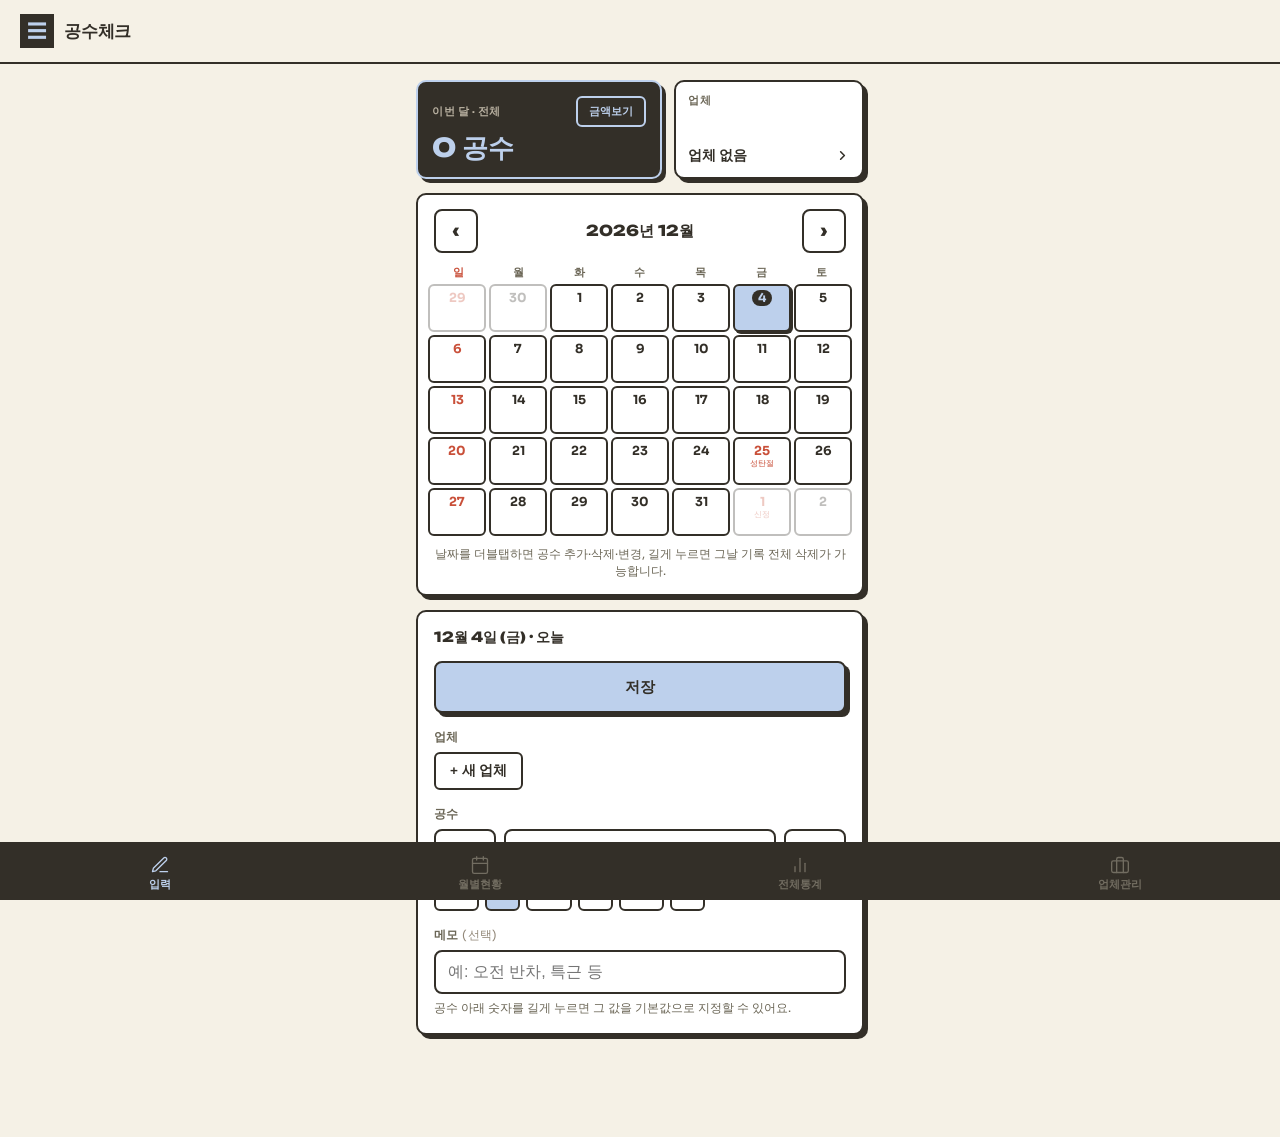
<file: index.html>
<!DOCTYPE html>
<html lang="ko">
<head>
<meta charset="UTF-8" />
<meta name="viewport" content="width=device-width, initial-scale=1, maximum-scale=1, viewport-fit=cover" />
<meta name="theme-color" content="#f5f1e6" />
<meta name="mobile-web-app-capable" content="yes" />
<meta name="apple-mobile-web-app-capable" content="yes" />
<meta name="apple-mobile-web-app-status-bar-style" content="default" />
<meta name="apple-mobile-web-app-title" content="공수체크" />
<link rel="manifest" href="manifest.json" />
<link rel="apple-touch-icon" href="icons/apple-touch-icon.png" />
<link rel="icon" href="icons/icon-192.png" />
<title>공수체크</title>
<link rel="stylesheet" href="https://fonts.googleapis.com/css2?family=Unbounded:wght@700;800&family=Sora:wght@400;500;600;700;800&display=swap" />
<link rel="stylesheet" href="styles.css" />
<script>
  try {
    var __s = JSON.parse(localStorage.getItem("gongsu_settings_v1"));
    if (__s && __s.theme === "dark") document.documentElement.setAttribute("data-theme", "dark");
  } catch (e) {}
</script>
</head>
<body>

<header class="app-header">
  <button type="button" class="menu-btn" id="menu-btn" aria-label="메뉴">☰</button>
  <h1 id="header-title">공수체크</h1>
</header>

<div id="side-menu-overlay" class="modal-overlay side-menu-overlay">
  <div class="side-menu">
    <div class="side-menu-header">메뉴</div>
    <button type="button" class="side-menu-item" id="menu-home-btn">
      <svg class="side-menu-icon" viewBox="0 0 24 24" fill="none" stroke="currentColor" stroke-width="1.8" stroke-linecap="round" stroke-linejoin="round"><path d="M3 9.5 12 3l9 6.5"/><path d="M5 10v10a1 1 0 0 0 1 1h4v-6h4v6h4a1 1 0 0 0 1-1V10"/></svg>
      홈
    </button>
    <button type="button" class="side-menu-item" id="menu-guide-btn">
      <svg class="side-menu-icon" viewBox="0 0 24 24" fill="none" stroke="currentColor" stroke-width="1.8" stroke-linecap="round" stroke-linejoin="round"><circle cx="12" cy="12" r="9"/><line x1="12" y1="11" x2="12" y2="16.5"/><circle cx="12" cy="7.5" r="0.9" fill="currentColor" stroke="none"/></svg>
      기능설명
    </button>
    <button type="button" class="side-menu-item" id="menu-settings-btn">
      <svg class="side-menu-icon" viewBox="0 0 24 24" fill="none" stroke="currentColor" stroke-width="1.8" stroke-linecap="round" stroke-linejoin="round"><line x1="4" y1="6" x2="20" y2="6"/><circle cx="14" cy="6" r="2"/><line x1="4" y1="12" x2="20" y2="12"/><circle cx="9" cy="12" r="2"/><line x1="4" y1="18" x2="20" y2="18"/><circle cx="16" cy="18" r="2"/></svg>
      설정
    </button>
  </div>
</div>

<main id="view-input" class="view active">
  <div class="input-summary-row">
    <div class="input-summary-total">
      <div class="input-summary-total-top">
        <span class="input-summary-total-label" id="input-summary-total-label">이번 달</span>
        <button type="button" class="total-amount-btn" id="input-summary-amount-toggle">금액보기</button>
      </div>
      <span class="input-summary-total-value" id="input-summary-total-value">0 공수</span>
    </div>
    <div class="input-summary-company">
      <span class="input-summary-company-label">업체</span>
      <div class="input-summary-company-row">
        <span class="input-summary-company-name" id="input-summary-company-name"></span>
        <svg width="15" height="15" viewBox="0 0 24 24" fill="none" stroke="currentColor" stroke-width="2.5" stroke-linecap="round" stroke-linejoin="round"><polyline points="9 18 15 12 9 6"/></svg>
      </div>
    </div>
  </div>

  <section class="card calendar-card">
    <div class="month-nav">
      <button type="button" class="step-btn" id="cal-prev">‹</button>
      <div id="cal-month-label" class="month-label"></div>
      <button type="button" class="step-btn" id="cal-next">›</button>
    </div>
    <div class="calendar-weekdays">
      <span class="sun">일</span><span>월</span><span>화</span><span>수</span><span>목</span><span>금</span><span class="sat">토</span>
    </div>
    <div id="calendar-grid" class="calendar-grid"></div>
    <div id="calendar-company-filter" class="chip-row calendar-company-filter"></div>
    <p class="calendar-hint">날짜를 더블탭하면 공수 추가·삭제·변경, 길게 누르면 그날 기록 전체 삭제가 가능합니다.</p>
  </section>

  <section class="card">
    <div class="selected-date-heading" id="selected-date-heading"></div>

    <button type="button" class="primary-btn" id="save-btn" style="margin-bottom:16px">저장</button>

    <div class="field">
      <label>업체</label>
      <div class="chip-row" id="company-chip-row"></div>
    </div>

    <div class="field">
      <label>공수</label>
      <div class="gongsu-row">
        <button type="button" class="step-btn gongsu-step-minus" id="gongsu-minus">−0.5</button>
        <input type="number" id="input-gongsu" step="0.5" min="0" value="1" inputmode="decimal" />
        <button type="button" class="step-btn gongsu-step-plus" id="gongsu-plus">+0.5</button>
      </div>
      <div class="preset-row" id="gongsu-presets"></div>
    </div>

    <div class="field" id="input-trip-field" style="display:none">
      <label>출장 <span class="optional">(출장 단가 적용)</span></label>
      <button type="button" class="preset-chip trip-toggle-btn" id="input-trip-toggle">출장으로 표시</button>
    </div>

    <div class="field">
      <label>메모 <span class="optional">(선택)</span></label>
      <input type="text" id="input-memo" placeholder="예: 오전 반차, 특근 등" />
      <p class="gongsu-hint">공수 아래 숫자를 길게 누르면 그 값을 기본값으로 지정할 수 있어요.</p>
    </div>
  </section>
</main>

<main id="view-month" class="view">
  <section class="card">
    <div class="month-nav">
      <button type="button" class="step-btn" id="month-prev">‹</button>
      <div id="month-label" class="month-label"></div>
      <button type="button" class="step-btn" id="month-next">›</button>
    </div>
    <div class="total-highlight">
      <div class="total-highlight-main">
        <span class="total-label">이번 달 합계</span>
        <span class="total-value" id="month-total">0</span>
      </div>
      <button type="button" class="total-amount-btn" id="month-amount-toggle">금액보기</button>
    </div>
  </section>

  <section class="card">
    <h2>업체별 합산</h2>
    <div id="month-company-summary" class="summary-list"></div>
  </section>

  <section class="card">
    <h2>상세 내역</h2>
    <div id="month-record-list" class="record-list"></div>
  </section>
</main>

<main id="view-stats" class="view">
  <section class="card">
    <h2>전체 업체별 합산</h2>
    <div id="all-company-summary" class="summary-list"></div>
  </section>

  <section class="card">
    <h2>월별 합산</h2>
    <div id="all-month-summary" class="summary-list"></div>
  </section>
</main>

<main id="view-companies" class="view">
  <section class="card">
    <div class="field">
      <label>새 업체 추가</label>
      <div class="add-row">
        <input type="text" id="new-company-name" placeholder="업체명 입력" />
        <button type="button" class="primary-btn small" id="add-company-btn">추가</button>
      </div>
    </div>
  </section>

  <section class="card">
    <h2>업체 목록</h2>
    <div id="company-manage-list" class="manage-list"></div>
  </section>
</main>

<main id="view-settings" class="view">
  <section class="card">
    <h2>테마</h2>
    <div class="theme-option-row">
      <button type="button" class="theme-option" data-theme="light">
        <span class="theme-swatch light-swatch"></span>
        <span>밝은 테마 (백/흑)</span>
      </button>
      <button type="button" class="theme-option" data-theme="dark">
        <span class="theme-swatch dark-swatch"></span>
        <span>어두운 테마 (흑/백)</span>
      </button>
    </div>
  </section>

  <section class="card">
    <h2>공수 증감 단위</h2>
    <div class="chip-row">
      <button type="button" class="preset-chip gongsu-step-option" data-step="0.5">0.5씩</button>
      <button type="button" class="preset-chip gongsu-step-option" data-step="1">1씩</button>
    </div>
  </section>

  <section class="card">
    <h2>기본 공수값</h2>
    <p class="modal-desc">날짜를 선택하거나 공수 추가 팝업을 열 때 처음 표시되는 공수 값입니다.</p>
    <div class="chip-row">
      <button type="button" class="preset-chip default-gongsu-option" data-value="1">1</button>
      <button type="button" class="preset-chip default-gongsu-option" data-value="1.5">1.5</button>
    </div>
  </section>

  <section class="card">
    <h2>업체별 색상</h2>
    <div id="settings-company-colors" class="manage-list"></div>
  </section>

  <section class="card">
    <h2>데이터 백업</h2>
    <p class="modal-desc">모든 업체·단가·공수 기록을 파일로 저장하거나, 저장해둔 파일에서 복원할 수 있습니다.</p>
    <button type="button" class="primary-btn" id="export-data-btn">데이터 내보내기</button>
    <button type="button" class="ghost-btn full" id="import-data-btn" style="margin-top:8px">데이터 가져오기</button>
    <input type="file" id="import-data-input" accept="application/json" style="display:none" />
  </section>
</main>

<main id="view-guide" class="view">
  <section class="card">
    <h2>달력 사용법</h2>
    <div class="guide-item">
      <div class="guide-item-title">한 번 탭</div>
      <div class="guide-item-desc">그 날짜를 선택합니다. 아래 입력 폼에서 바로 공수를 입력할 수 있어요.</div>
    </div>
    <div class="guide-item">
      <div class="guide-item-title">더블탭</div>
      <div class="guide-item-desc">그 날짜의 기록을 빠르게 추가·수정·삭제할 수 있는 팝업이 열립니다.</div>
    </div>
    <div class="guide-item">
      <div class="guide-item-title">길게 누르기 (약 0.5초)</div>
      <div class="guide-item-desc">기록이 있는 날짜를 길게 누르면, 그날 기록 전체를 한 번에 삭제하는 팝업이 뜹니다.</div>
    </div>
  </section>

  <section class="card">
    <h2>화면 넘기기</h2>
    <div class="guide-item">
      <div class="guide-item-title">오른쪽 끝 → 왼쪽으로 스와이프</div>
      <div class="guide-item-desc">다음 탭으로 이동합니다 (입력 → 월별현황 → 전체통계 → 업체관리 순서로 순환).</div>
    </div>
    <div class="guide-item">
      <div class="guide-item-title">왼쪽 끝 → 오른쪽으로 스와이프</div>
      <div class="guide-item-desc">이전 탭으로 이동합니다.</div>
    </div>
  </section>

  <section class="card">
    <h2>기록 목록에서 삭제</h2>
    <div class="guide-item">
      <div class="guide-item-title">항목을 좌측으로 슬라이드</div>
      <div class="guide-item-desc">"n월 기록" 같은 목록에서 항목을 왼쪽으로 밀면 휴지통 버튼이 나타나 바로 삭제할 수 있습니다.</div>
    </div>
  </section>

  <section class="card">
    <h2>업체별 필터 · 색상</h2>
    <div class="guide-item">
      <div class="guide-item-title">달력 아래 업체 버튼</div>
      <div class="guide-item-desc">누르면 그 업체가 일한 날짜에만 공수 배지가 표시됩니다. "전체"를 누르면 원래대로 돌아갑니다.</div>
    </div>
    <div class="guide-item">
      <div class="guide-item-title">업체별 색상 바꾸기</div>
      <div class="guide-item-desc">업체관리 탭에서 각 업체의 색상 상자를 눌러 원하는 색으로 바로 바꿀 수 있습니다.</div>
    </div>
  </section>

  <section class="card">
    <h2>금액 보기</h2>
    <div class="guide-item">
      <div class="guide-item-desc">업체관리 탭에서 업체별 단가(일급/시급)를 먼저 설정하면, 월별현황·전체통계에서 "금액보기" 버튼으로 공수 대신 실제 금액(원)을 확인할 수 있습니다.</div>
    </div>
  </section>

  <section class="card">
    <h2>출장 단가</h2>
    <div class="guide-item">
      <div class="guide-item-desc">업체관리 탭의 단가 설정에서 "출장 단가 사용"을 켜고 출장 단가를 입력해두면, 입력 화면·날짜 팝업·수정 화면에 "출장으로 표시" 버튼이 나타납니다. 이 버튼을 켠 채로 저장한 날은 평소 단가 대신 출장 단가로 금액이 계산되어 업체별·월별 합산에 자동 반영됩니다.</div>
    </div>
  </section>

  <section class="card">
    <h2>월급날 · 세금 계산</h2>
    <div class="guide-item">
      <div class="guide-item-desc">업체관리 탭에서 "월급날 설정"을 켜고 월급날(며칠)과 유형(프리랜서/개인사업자)을 지정하면, 월별현황에서 "금액보기"를 눌렀을 때 실제로 입금될 금액을 보여줍니다. 프리랜서는 3.3% 원천징수 후 금액을, 개인사업자는 원금 + 부가세(10%)를 더한 금액을 계산해줍니다.</div>
    </div>
    <div class="guide-item">
      <div class="guide-item-desc">개인사업자로 지정한 업체가 있으면, 매달 마지막 날 앱을 열 때 계산서 발행을 잊지 말라는 팝업이 하루 한 번 표시됩니다.</div>
    </div>
  </section>

  <section class="card">
    <h2>설정</h2>
    <div class="guide-item">
      <div class="guide-item-desc">좌측 상단 ☰ 메뉴의 "설정"에서 다크모드와 공수 증감 단위(0.5 / 1)를 바꿀 수 있습니다.</div>
    </div>
    <div class="guide-item">
      <div class="guide-item-title">공수 기본값 빠르게 바꾸기</div>
      <div class="guide-item-desc">공수 입력란 아래 숫자 버튼(0.5, 1, 1.5 등)을 길게 누르면, 그 값을 공수 기본값으로 바로 지정할 수 있습니다.</div>
    </div>
  </section>

  <section class="card">
    <h2>데이터 백업</h2>
    <div class="guide-item">
      <div class="guide-item-desc">설정 탭 하단의 "데이터 내보내기"를 누르면 모든 기록이 파일로 저장됩니다. 이 파일을 카톡·이메일·구글드라이브 등에 보관해두면, 앱을 다시 설치했거나 데이터가 사라졌을 때 "데이터 가져오기"로 그대로 복원할 수 있습니다.</div>
    </div>
  </section>
</main>

<nav class="bottom-nav">
  <button type="button" class="nav-btn active" data-view="input">
    <svg class="nav-icon" viewBox="0 0 24 24" fill="none" stroke="currentColor" stroke-width="1.6" stroke-linecap="round" stroke-linejoin="round"><path d="M12 20h9"/><path d="M16.5 3.5a2.121 2.121 0 0 1 3 3L7 19l-4 1 1-4Z"/></svg>
    <span>입력</span>
  </button>
  <button type="button" class="nav-btn" data-view="month">
    <svg class="nav-icon" viewBox="0 0 24 24" fill="none" stroke="currentColor" stroke-width="1.6" stroke-linecap="round" stroke-linejoin="round"><rect x="3" y="4" width="18" height="18" rx="2"/><line x1="16" y1="2" x2="16" y2="6"/><line x1="8" y1="2" x2="8" y2="6"/><line x1="3" y1="10" x2="21" y2="10"/></svg>
    <span>월별현황</span>
  </button>
  <button type="button" class="nav-btn" data-view="stats">
    <svg class="nav-icon" viewBox="0 0 24 24" fill="none" stroke="currentColor" stroke-width="1.6" stroke-linecap="round" stroke-linejoin="round"><line x1="18" y1="20" x2="18" y2="10"/><line x1="12" y1="20" x2="12" y2="4"/><line x1="6" y1="20" x2="6" y2="14"/></svg>
    <span>전체통계</span>
  </button>
  <button type="button" class="nav-btn" data-view="companies">
    <svg class="nav-icon" viewBox="0 0 24 24" fill="none" stroke="currentColor" stroke-width="1.6" stroke-linecap="round" stroke-linejoin="round"><rect x="2" y="7" width="20" height="14" rx="2"/><path d="M16 21V5a2 2 0 0 0-2-2h-4a2 2 0 0 0-2 2v16"/></svg>
    <span>업체관리</span>
  </button>
</nav>

<div id="edit-modal" class="modal-overlay">
  <div class="modal">
    <h2>내역 수정</h2>
    <div class="field">
      <label>날짜</label>
      <input type="date" id="edit-date" />
    </div>
    <div class="field">
      <label>업체</label>
      <div class="chip-row" id="edit-company-chip-row"></div>
    </div>
    <div class="field">
      <label>공수</label>
      <div class="gongsu-row">
        <button type="button" class="step-btn gongsu-step-minus" id="edit-gongsu-minus">−0.5</button>
        <input type="number" id="edit-gongsu" step="0.5" min="0" inputmode="decimal" />
        <button type="button" class="step-btn gongsu-step-plus" id="edit-gongsu-plus">+0.5</button>
      </div>
    </div>
    <div class="field" id="edit-trip-field" style="display:none">
      <label>출장 <span class="optional">(출장 단가 적용)</span></label>
      <button type="button" class="preset-chip trip-toggle-btn" id="edit-trip-toggle">출장으로 표시</button>
    </div>
    <div class="field">
      <label>메모</label>
      <input type="text" id="edit-memo" />
    </div>
    <div class="modal-actions">
      <button type="button" class="danger-btn" id="edit-delete-btn">삭제</button>
      <div class="modal-actions-right">
        <button type="button" class="ghost-btn" id="edit-cancel-btn">취소</button>
        <button type="button" class="primary-btn" id="edit-save-btn">저장</button>
      </div>
    </div>
  </div>
</div>

<div id="day-modal" class="modal-overlay">
  <div class="modal">
    <div class="day-modal-header">
      <h2 id="day-modal-heading">날짜</h2>
      <button type="button" class="ghost-btn modal-close-btn" id="day-modal-close-btn">닫기</button>
    </div>

    <div id="day-modal-list" class="record-list"></div>

    <div class="day-modal-add-heading">공수 추가</div>

    <div class="field">
      <label>업체</label>
      <div class="chip-row" id="day-modal-company-chip-row"></div>
    </div>

    <div class="field">
      <label>공수</label>
      <div class="gongsu-row">
        <button type="button" class="step-btn gongsu-step-minus" id="day-modal-gongsu-minus">−0.5</button>
        <input type="number" id="day-modal-gongsu" step="0.5" min="0" value="1" inputmode="decimal" />
        <button type="button" class="step-btn gongsu-step-plus" id="day-modal-gongsu-plus">+0.5</button>
      </div>
      <div class="preset-row" id="day-modal-gongsu-presets"></div>
    </div>

    <div class="field" id="day-modal-trip-field" style="display:none">
      <label>출장 <span class="optional">(출장 단가 적용)</span></label>
      <button type="button" class="preset-chip trip-toggle-btn" id="day-modal-trip-toggle">출장으로 표시</button>
    </div>

    <div class="field">
      <label>메모 <span class="optional">(선택)</span></label>
      <input type="text" id="day-modal-memo" placeholder="예: 오전 반차, 특근 등" />
      <p class="gongsu-hint">공수 아래 숫자를 길게 누르면 그 값을 기본값으로 지정할 수 있어요.</p>
    </div>

    <button type="button" class="primary-btn" id="day-modal-add-btn">추가</button>
  </div>
</div>

<div id="calendar-delete-modal" class="modal-overlay top-align">
  <div class="modal">
    <div class="day-modal-header">
      <h2 id="calendar-delete-modal-heading">날짜</h2>
      <div class="modal-actions-right">
        <button type="button" class="ghost-btn" id="calendar-delete-cancel-btn">취소</button>
        <button type="button" class="danger-btn" id="calendar-delete-confirm-btn">삭제하기</button>
      </div>
    </div>
    <p class="modal-desc" id="calendar-delete-modal-desc"></p>
  </div>
</div>

<div id="rate-modal" class="modal-overlay">
  <div class="modal">
    <div class="day-modal-header">
      <h2>단가 설정</h2>
      <button type="button" class="ghost-btn modal-close-btn" id="rate-modal-close-btn">닫기</button>
    </div>

    <div class="field">
      <label>업체</label>
      <div class="selected-date-heading" id="rate-modal-company-name"></div>
    </div>

    <div class="field">
      <label>단가 유형</label>
      <div class="chip-row">
        <button type="button" class="preset-chip rate-type-option" data-type="daily">일급 (일별)</button>
        <button type="button" class="preset-chip rate-type-option" data-type="hourly">시급 (시간별)</button>
      </div>
    </div>

    <div class="field">
      <label>단가 <span class="optional">(원)</span></label>
      <input type="number" id="rate-amount-input" min="0" step="1000" inputmode="numeric" placeholder="예: 150000" />
    </div>

    <div class="field">
      <label>출장</label>
      <button type="button" class="preset-chip trip-toggle-btn" id="rate-trip-toggle">출장 단가 사용</button>
    </div>

    <div class="field" id="rate-trip-amount-field" style="display:none">
      <label>출장 단가 <span class="optional">(원)</span></label>
      <input type="number" id="rate-trip-amount-input" min="0" step="1000" inputmode="numeric" placeholder="예: 200000" />
    </div>

    <button type="button" class="primary-btn" id="rate-save-btn">저장</button>
  </div>
</div>

<div id="payday-modal" class="modal-overlay">
  <div class="modal">
    <div class="day-modal-header">
      <h2>월급날 설정</h2>
      <button type="button" class="ghost-btn modal-close-btn" id="payday-modal-close-btn">닫기</button>
    </div>

    <div class="field">
      <label>업체</label>
      <div class="selected-date-heading" id="payday-modal-company-name"></div>
    </div>

    <div class="field">
      <label>월급날</label>
      <button type="button" class="preset-chip trip-toggle-btn" id="payday-toggle">월급날 지정</button>
    </div>

    <div class="field" id="payday-day-field" style="display:none">
      <label>월급날 <span class="optional">(매월 며칠)</span></label>
      <input type="number" id="payday-day-input" min="1" max="31" step="1" inputmode="numeric" placeholder="예: 25" />
    </div>

    <div class="field" id="payday-type-field" style="display:none">
      <label>유형</label>
      <div class="chip-row">
        <button type="button" class="preset-chip payday-type-option" data-type="freelancer">프리랜서 (3.3% 원천징수)</button>
        <button type="button" class="preset-chip payday-type-option" data-type="business">개인사업자 (부가세 별도)</button>
      </div>
    </div>

    <button type="button" class="primary-btn" id="payday-save-btn">저장</button>
  </div>
</div>

<div id="invoice-reminder-modal" class="modal-overlay top-align">
  <div class="modal">
    <div class="day-modal-header">
      <h2>계산서 발행 안내</h2>
    </div>
    <p class="modal-desc" id="invoice-reminder-desc"></p>
    <button type="button" class="primary-btn" id="invoice-reminder-close-btn">확인했어요</button>
  </div>
</div>

<div id="toast" class="toast"></div>

<script src="app.js"></script>
</body>
</html>
</file>
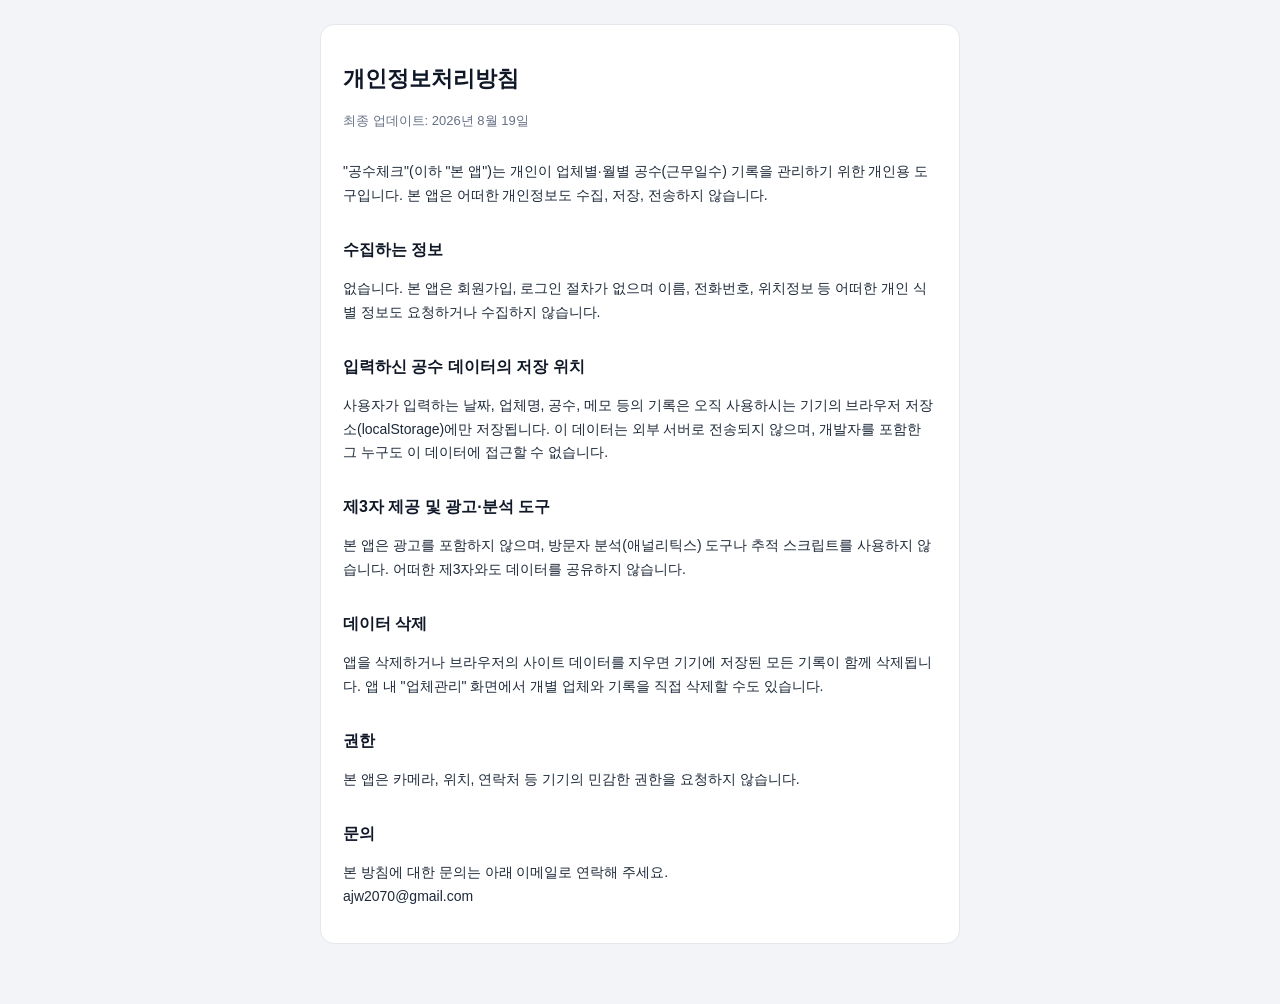
<file: privacy.html>
<!DOCTYPE html>
<html lang="ko">
<head>
<meta charset="UTF-8" />
<meta name="viewport" content="width=device-width, initial-scale=1" />
<title>개인정보처리방침 - 공수체크</title>
<link rel="icon" href="icons/icon-192.png" />
<style>
  body {
    margin: 0;
    padding: 24px 20px 60px;
    max-width: 640px;
    margin: 0 auto;
    font-family: -apple-system, BlinkMacSystemFont, "Apple SD Gothic Neo", "Malgun Gothic", "Segoe UI", Roboto, sans-serif;
    line-height: 1.7;
    color: #101828;
    background: #f2f4f8;
  }
  h1 { font-size: 22px; margin-bottom: 4px; }
  .updated { color: #667085; font-size: 13px; margin-bottom: 28px; }
  h2 { font-size: 16px; margin-top: 28px; margin-bottom: 8px; }
  p, li { font-size: 14px; color: #1d2939; }
  ul { padding-left: 20px; }
  .card {
    background: #fff;
    border: 1px solid #e4e7ec;
    border-radius: 14px;
    padding: 20px 22px;
  }
</style>
</head>
<body>
<div class="card">
  <h1>개인정보처리방침</h1>
  <p class="updated">최종 업데이트: 2026년 8월 19일</p>

  <p>"공수체크"(이하 "본 앱")는 개인이 업체별·월별 공수(근무일수) 기록을 관리하기 위한 개인용 도구입니다. 본 앱은 어떠한 개인정보도 수집, 저장, 전송하지 않습니다.</p>

  <h2>수집하는 정보</h2>
  <p>없습니다. 본 앱은 회원가입, 로그인 절차가 없으며 이름, 전화번호, 위치정보 등 어떠한 개인 식별 정보도 요청하거나 수집하지 않습니다.</p>

  <h2>입력하신 공수 데이터의 저장 위치</h2>
  <p>사용자가 입력하는 날짜, 업체명, 공수, 메모 등의 기록은 오직 사용하시는 기기의 브라우저 저장소(localStorage)에만 저장됩니다. 이 데이터는 외부 서버로 전송되지 않으며, 개발자를 포함한 그 누구도 이 데이터에 접근할 수 없습니다.</p>

  <h2>제3자 제공 및 광고·분석 도구</h2>
  <p>본 앱은 광고를 포함하지 않으며, 방문자 분석(애널리틱스) 도구나 추적 스크립트를 사용하지 않습니다. 어떠한 제3자와도 데이터를 공유하지 않습니다.</p>

  <h2>데이터 삭제</h2>
  <p>앱을 삭제하거나 브라우저의 사이트 데이터를 지우면 기기에 저장된 모든 기록이 함께 삭제됩니다. 앱 내 "업체관리" 화면에서 개별 업체와 기록을 직접 삭제할 수도 있습니다.</p>

  <h2>권한</h2>
  <p>본 앱은 카메라, 위치, 연락처 등 기기의 민감한 권한을 요청하지 않습니다.</p>

  <h2>문의</h2>
  <p>본 방침에 대한 문의는 아래 이메일로 연락해 주세요.<br />ajw2070@gmail.com</p>
</div>
</body>
</html>
</file>
<file: styles.css>
:root {
  --bg: #f5f1e6;
  --card-bg: #ffffff;
  --surface-bg: #ffffff;
  --nav-bg: #332f28;
  --modal-bg: #ffffff;
  --text: #332f28;
  --text-dim: #6b6656;
  --muted: #93897a;
  --border: #332f28;
  --accent: #bdd0ec;
  --accent-dim: #e4ecf8;
  --accent-ink: #332f28;
  --emphasis-bg: #332f28;
  --emphasis-text: #f5f1e6;
  --emphasis-label: #b8b0a0;
  --danger: #c9503a;
  --danger-dim: #f3ddd3;
  --overlay-bg: rgba(51, 47, 40, 0.55);
  --shadow-color: #332f28;
  --radius: 10px;
  --nav-height: 64px;
}

/* Dark theme intentionally does NOT invert the neubrutalist "ink block" pattern (light
   theme's dark cards would otherwise flip to glaring near-white blocks): --emphasis-bg
   stays dark in both themes, --border/--shadow-color are muted here rather than
   near-white, and --accent-ink stays a fixed dark tone for text sitting on the (always
   pastel) accent color. This keeps things easy on the eyes instead of just inverting. */
:root[data-theme="dark"] {
  --bg: #1c1a15;
  --card-bg: #262319;
  --surface-bg: #2d2a1f;
  --nav-bg: #141210;
  --modal-bg: #262319;
  --text: #ece6d6;
  --text-dim: #a89f8c;
  --muted: #7d7566;
  --border: #4a4436;
  --accent: #bdd0ec;
  --accent-dim: #2d3648;
  --accent-ink: #332f28;
  --emphasis-bg: #322c22;
  --emphasis-text: #ece6d6;
  --emphasis-label: #9c9484;
  --danger: #e8836a;
  --danger-dim: #3d2620;
  --overlay-bg: rgba(0, 0, 0, 0.7);
  --shadow-color: #100f0c;
}

* { box-sizing: border-box; }

/* Long-pressing anything (calendar cells especially) should never trigger the browser's native
   text-selection/callout/"search with Google" popup, since long-press is one of our own
   gestures throughout the app. Re-enabled specifically for actual text-entry fields below. */
* {
  -webkit-user-select: none;
  user-select: none;
  -webkit-touch-callout: none;
}
input, textarea {
  -webkit-user-select: text;
  user-select: text;
  -webkit-touch-callout: default;
}

html, body {
  margin: 0;
  padding: 0;
  background: var(--bg);
  color: var(--text);
  font-family: 'Sora', -apple-system, BlinkMacSystemFont, "Apple SD Gothic Neo", "Malgun Gothic", "Segoe UI", Roboto, sans-serif;
  -webkit-tap-highlight-color: transparent;
  overflow-x: hidden;
}

.display-font {
  font-family: 'Unbounded', 'Sora', -apple-system, BlinkMacSystemFont, "Apple SD Gothic Neo", "Malgun Gothic", "Segoe UI", Roboto, sans-serif;
}

.app-header {
  position: sticky;
  top: 0;
  z-index: 5;
  background: var(--bg);
  color: var(--text);
  padding: calc(env(safe-area-inset-top, 0px) + 14px) 20px 14px;
  display: flex;
  align-items: center;
  gap: 10px;
  border-bottom: 2px solid var(--border);
}

.app-header h1 {
  margin: 0;
  font-size: 17px;
  font-weight: 800;
  font-family: 'Unbounded', 'Sora', -apple-system, BlinkMacSystemFont, "Apple SD Gothic Neo", "Malgun Gothic", "Segoe UI", Roboto, sans-serif;
  letter-spacing: -0.2px;
}

.menu-btn {
  flex-shrink: 0;
  border: 2px solid var(--border);
  background: var(--emphasis-bg);
  color: var(--accent);
  font-size: 20px;
  line-height: 1;
  width: 34px;
  height: 34px;
  padding: 0;
  margin: 0;
  cursor: pointer;
  display: flex;
  align-items: center;
  justify-content: center;
}

.side-menu-overlay.active { justify-content: flex-start; align-items: stretch; }

.side-menu {
  width: 250px;
  max-width: 78%;
  height: 100%;
  background: var(--modal-bg);
  padding: calc(env(safe-area-inset-top, 0px) + 20px) 16px 20px;
  border-right: 2.5px solid var(--border);
}

.side-menu-header {
  font-size: 13px;
  font-weight: 700;
  color: var(--text-dim);
  margin: 0 8px 12px;
  text-transform: uppercase;
  letter-spacing: 0.5px;
}

.side-menu-item {
  display: flex;
  align-items: center;
  gap: 10px;
  width: 100%;
  padding: 12px 10px;
  border: 2px solid transparent;
  background: none;
  border-radius: 8px;
  font-size: 15px;
  font-weight: 700;
  color: var(--text);
  cursor: pointer;
  text-align: left;
}
.side-menu-item:active { background: var(--accent); border-color: var(--border); color: var(--accent-ink); }
.side-menu-icon { width: 19px; height: 19px; flex-shrink: 0; }

.view {
  display: none;
  padding: 16px 16px calc(var(--nav-height) + env(safe-area-inset-bottom, 0px) + 24px);
  max-width: 480px;
  margin: 0 auto;
}

.view.active { display: block; }

.view.slide-in-right { animation: view-slide-in-right 0.22s ease-out; }
.view.slide-in-left { animation: view-slide-in-left 0.22s ease-out; }

@keyframes view-slide-in-right {
  from { transform: translateX(28px); opacity: 0; }
  to { transform: translateX(0); opacity: 1; }
}
@keyframes view-slide-in-left {
  from { transform: translateX(-28px); opacity: 0; }
  to { transform: translateX(0); opacity: 1; }
}

.card {
  background: var(--card-bg);
  border-radius: var(--radius);
  padding: 16px;
  margin-bottom: 14px;
  box-shadow: 4px 4px 0 var(--shadow-color);
  border: 2.5px solid var(--border);
}

.card h2 {
  font-size: 13px;
  font-weight: 800;
  color: var(--text);
  margin: 0 0 12px;
  font-family: 'Unbounded', 'Sora', -apple-system, BlinkMacSystemFont, "Apple SD Gothic Neo", "Malgun Gothic", "Segoe UI", Roboto, sans-serif;
  text-transform: uppercase;
  letter-spacing: 0.4px;
}

.card-title-row { display: flex; align-items: center; justify-content: space-between; }

.field { margin-bottom: 16px; }
.field:last-of-type { margin-bottom: 0; }

.field label {
  display: block;
  font-size: 12px;
  font-weight: 700;
  color: var(--text-dim);
  margin-bottom: 6px;
  text-transform: uppercase;
  letter-spacing: 0.4px;
}

.optional { font-weight: 400; color: var(--muted); text-transform: none; }

input[type="text"],
input[type="date"],
input[type="number"] {
  width: 100%;
  padding: 11px 12px;
  border: 2px solid var(--border);
  border-radius: 8px;
  font-size: 16px;
  background: var(--surface-bg);
  color: var(--text);
}

input:focus { outline: 2.5px solid var(--accent); outline-offset: -2px; }

.date-row, .gongsu-row {
  display: flex;
  align-items: center;
  gap: 8px;
}

.date-row input, .gongsu-row input { flex: 1; min-width: 0; text-align: center; }

.step-btn {
  flex-shrink: 0;
  min-width: 44px;
  height: 44px;
  border-radius: 8px;
  border: 2px solid var(--border);
  background: var(--surface-bg);
  color: var(--text);
  font-size: 17px;
  font-weight: 800;
  cursor: pointer;
  font-family: 'Unbounded', 'Sora', sans-serif;
}

.step-btn:active { background: var(--accent); color: var(--accent-ink); }

.preset-row {
  display: flex;
  gap: 6px;
  margin-top: 8px;
  flex-wrap: wrap;
}

.preset-chip {
  padding: 6px 12px;
  border-radius: 6px;
  border: 2px solid var(--border);
  background: var(--surface-bg);
  font-size: 12.5px;
  font-weight: 700;
  color: var(--text-dim);
  cursor: pointer;
  white-space: nowrap;
}

.preset-chip.selected {
  background: var(--accent);
  border-color: var(--border);
  color: var(--accent-ink);
}

.chip-row {
  display: flex;
  gap: 8px;
  flex-wrap: wrap;
}

.company-chip {
  padding: 8px 14px;
  border-radius: 6px;
  border: 2.5px solid var(--border);
  background: var(--surface-bg);
  font-size: 13.5px;
  font-weight: 700;
  cursor: pointer;
  color: var(--text);
  white-space: nowrap;
}

.company-chip.selected {
  color: #fff;
  border-color: var(--border);
}

.company-chip.add-new {
  color: var(--text);
  border-color: var(--border);
  background: var(--surface-bg);
}

.primary-btn {
  width: 100%;
  padding: 14px;
  border: 2.5px solid var(--border);
  border-radius: 8px;
  background: var(--accent);
  color: var(--accent-ink);
  font-size: 15px;
  font-weight: 800;
  cursor: pointer;
  white-space: nowrap;
  box-shadow: 4px 4px 0 var(--shadow-color);
  font-family: 'Unbounded', 'Sora', sans-serif;
}

.primary-btn.small { width: auto; padding: 11px 18px; }
.primary-btn:active { transform: translate(2px, 2px); box-shadow: 2px 2px 0 var(--shadow-color); }

.ghost-btn {
  padding: 11px 16px;
  border-radius: 8px;
  border: 2px solid var(--border);
  background: var(--surface-bg);
  color: var(--text);
  font-size: 14px;
  font-weight: 700;
  cursor: pointer;
  white-space: nowrap;
}

.ghost-btn.full { width: 100%; text-align: center; }

.danger-btn {
  padding: 11px 16px;
  border-radius: 8px;
  border: 2px solid var(--border);
  background: var(--danger-dim);
  color: var(--danger);
  font-size: 14px;
  font-weight: 700;
  cursor: pointer;
  white-space: nowrap;
}

.modal-desc {
  font-size: 14px;
  color: var(--text-dim);
  margin: 0 0 20px;
}

.record-list { display: flex; flex-direction: column; gap: 8px; }

.record-empty {
  color: var(--muted);
  font-size: 14px;
  text-align: center;
  padding: 24px 0;
}

.record-date-group { margin-bottom: 4px; }

.record-date-heading {
  font-size: 12px;
  font-weight: 700;
  color: var(--muted);
  margin: 12px 0 6px;
  text-transform: uppercase;
  letter-spacing: 0.4px;
}
.record-date-heading:first-child { margin-top: 0; }

.record-item {
  display: flex;
  align-items: center;
  gap: 10px;
  padding: 10px 4px;
  border-bottom: 2px solid var(--border);
  cursor: pointer;
}
.record-item:last-child { border-bottom: none; }

.swipe-wrapper { position: relative; }
.swipe-wrapper:last-child .record-item { border-bottom: none; }
.swipe-wrapper .record-item {
  position: relative;
  z-index: 1;
  background: var(--card-bg);
  touch-action: pan-y;
  width: 100%;
  transition: width 0.18s ease;
}
.swipe-wrapper.swipe-open .record-item { width: calc(100% - 84px); }
.swipe-trash-btn {
  position: absolute;
  top: 0;
  right: 0;
  bottom: 0;
  width: 72px;
  border: none;
  background: var(--danger);
  color: #fff;
  font-size: 20px;
  cursor: pointer;
  z-index: 0;
  opacity: 0;
  pointer-events: none;
  transition: opacity 0.18s ease;
}
.swipe-wrapper.swipe-open .swipe-trash-btn { opacity: 1; pointer-events: auto; }

.record-dot {
  width: 11px;
  height: 11px;
  border-radius: 50%;
  border: 1.5px solid var(--border);
  flex-shrink: 0;
}

.record-main { flex: 1; min-width: 0; }
.record-company { font-size: 14px; font-weight: 700; overflow: hidden; text-overflow: ellipsis; white-space: nowrap; }
.record-memo { font-size: 12px; color: var(--text-dim); overflow: hidden; text-overflow: ellipsis; white-space: nowrap; }
.record-gongsu { font-size: 15px; font-weight: 800; color: var(--text); flex-shrink: 0; font-family: 'Unbounded', 'Sora', sans-serif; }

.trip-badge {
  display: inline-block;
  margin-left: 6px;
  padding: 1px 6px;
  border-radius: 4px;
  border: 1.5px solid var(--border);
  background: var(--accent);
  color: var(--accent-ink);
  font-size: 10.5px;
  font-weight: 800;
  vertical-align: middle;
}

.month-nav {
  display: flex;
  align-items: center;
  justify-content: space-between;
  margin-bottom: 12px;
}
.month-label { font-size: 15px; font-weight: 800; font-family: 'Unbounded', 'Sora', sans-serif; }

.calendar-card { padding: 14px 10px; }

.calendar-card .month-nav { padding: 0 6px; }

.calendar-weekdays {
  display: grid;
  grid-template-columns: repeat(7, 1fr);
  margin-bottom: 4px;
}
.calendar-weekdays span {
  text-align: center;
  font-size: 11px;
  font-weight: 800;
  color: var(--text-dim);
}
.calendar-weekdays .sun { color: var(--danger); }
.calendar-weekdays .sat { color: var(--text-dim); }

.calendar-grid {
  display: grid;
  grid-template-columns: repeat(7, 1fr);
  gap: 3px;
}

.calendar-cell {
  position: relative;
  display: flex;
  flex-direction: column;
  align-items: center;
  justify-content: flex-start;
  gap: 1px;
  min-height: 48px;
  padding: 4px 1px 3px;
  border-radius: 6px;
  border: 2px solid var(--border);
  background: none;
  cursor: pointer;
  font-family: inherit;
}

.calendar-cell.out-month { opacity: 0.3; }

.cell-day-num {
  font-size: 12.5px;
  font-weight: 700;
  color: var(--text);
  line-height: 1.3;
}
.calendar-cell.sunday .cell-day-num,
.calendar-cell.holiday .cell-day-num { color: var(--danger); }
.calendar-cell.saturday .cell-day-num { color: var(--text); }

.calendar-cell.today { box-shadow: 2px 2px 0 var(--shadow-color); }
.calendar-cell.today .cell-day-num,
.calendar-cell.today.sunday .cell-day-num,
.calendar-cell.today.holiday .cell-day-num {
  min-width: 20px;
  padding: 0 4px;
  border-radius: 999px;
  background: var(--text);
  color: var(--bg, #fff);
}
.calendar-cell.selected { background: var(--accent); border-color: var(--border); }
.calendar-cell.selected .cell-day-num,
.calendar-cell.selected.sunday .cell-day-num,
.calendar-cell.selected.saturday .cell-day-num,
.calendar-cell.selected.holiday .cell-day-num { color: var(--accent-ink); }

.cell-holiday-label {
  font-size: 7.5px;
  line-height: 1.1;
  color: var(--danger);
  max-width: 100%;
  overflow: hidden;
  text-overflow: ellipsis;
  white-space: nowrap;
}
.calendar-cell.selected .cell-holiday-label { color: var(--accent-ink); }
.calendar-cell.selected.today .cell-day-num,
.calendar-cell.selected.today.sunday .cell-day-num,
.calendar-cell.selected.today.saturday .cell-day-num,
.calendar-cell.selected.today.holiday .cell-day-num { background: var(--accent-ink); color: var(--accent); }

.cell-gongsu-badge {
  margin-top: 1px;
  font-size: 9.5px;
  font-weight: 800;
  color: var(--accent);
  background: var(--emphasis-bg);
  border-radius: 4px;
  padding: 1px 5px;
  line-height: 1.4;
  font-family: 'Unbounded', 'Sora', sans-serif;
}
.calendar-cell.selected .cell-gongsu-badge { background: var(--emphasis-bg); color: var(--accent); }

.selected-date-heading {
  font-size: 14px;
  font-weight: 800;
  color: var(--text);
  margin-bottom: 14px;
  font-family: 'Unbounded', 'Sora', sans-serif;
}

.input-summary-row {
  display: grid;
  grid-template-columns: 1.3fr 1fr;
  gap: 12px;
  margin-bottom: 14px;
}

.input-summary-total {
  background: var(--emphasis-bg);
  border: 2.5px solid var(--accent);
  box-shadow: 4px 4px 0 var(--shadow-color);
  border-radius: var(--radius);
  padding: 14px;
  display: flex;
  flex-direction: column;
  gap: 6px;
}
.input-summary-total-top {
  display: flex;
  align-items: center;
  justify-content: space-between;
  gap: 8px;
}
.input-summary-total-label {
  font-size: 10.5px;
  font-weight: 700;
  color: var(--emphasis-label);
  text-transform: uppercase;
  letter-spacing: 0.5px;
}
.input-summary-total-value {
  font-family: 'Unbounded', 'Sora', sans-serif;
  font-size: 26px;
  font-weight: 800;
  color: var(--accent);
  line-height: 1.15;
  white-space: nowrap;
  overflow: hidden;
  text-overflow: ellipsis;
}

.input-summary-company {
  background: var(--card-bg);
  border: 2.5px solid var(--border);
  box-shadow: 4px 4px 0 var(--shadow-color);
  border-radius: var(--radius);
  padding: 12px;
  display: flex;
  flex-direction: column;
  justify-content: space-between;
  cursor: pointer;
}
.input-summary-company-label {
  font-size: 10.5px;
  font-weight: 700;
  color: var(--text-dim);
  text-transform: uppercase;
  letter-spacing: 0.5px;
}
.input-summary-company-row {
  display: flex;
  align-items: center;
  justify-content: space-between;
  margin-top: 8px;
}
.input-summary-company-name {
  font-family: 'Unbounded', 'Sora', sans-serif;
  font-size: 13.5px;
  font-weight: 800;
  color: var(--text);
  white-space: nowrap;
  overflow: hidden;
  text-overflow: ellipsis;
}

.total-highlight {
  display: flex;
  align-items: center;
  justify-content: space-between;
  gap: 10px;
  background: var(--emphasis-bg);
  border: 2.5px solid var(--accent);
  box-shadow: 4px 4px 0 var(--shadow-color);
  border-radius: var(--radius);
  padding: 16px;
}
.total-highlight-main { display: flex; flex-direction: column; gap: 3px; min-width: 0; }
.total-label { font-size: 10.5px; color: var(--emphasis-label); font-weight: 700; text-transform: uppercase; letter-spacing: 0.5px; white-space: nowrap; }
.total-value { font-size: 26px; color: var(--accent); font-weight: 800; white-space: nowrap; overflow: hidden; text-overflow: ellipsis; font-family: 'Unbounded', 'Sora', sans-serif; }
.total-amount-btn {
  flex-shrink: 0;
  padding: 6px 11px;
  border-radius: 6px;
  border: 2px solid var(--accent);
  background: none;
  color: var(--accent);
  font-size: 11px;
  font-weight: 700;
  cursor: pointer;
  white-space: nowrap;
}
.total-amount-btn.active { background: var(--accent); color: var(--accent-ink); }

.summary-list { display: flex; flex-direction: column; gap: 8px; }
.summary-empty { color: var(--muted); font-size: 14px; text-align: center; padding: 12px 0; }

.summary-item {
  display: flex;
  align-items: center;
  flex-wrap: wrap;
  gap: 10px;
  padding: 11px 12px;
  border: 2px solid var(--border);
  border-radius: 8px;
  cursor: default;
}
.summary-item.clickable { cursor: pointer; }
.summary-name { flex: 1; font-size: 13.5px; font-weight: 700; }
.summary-count { font-size: 11.5px; color: var(--muted); }
.summary-value { font-size: 14px; font-weight: 800; font-family: 'Unbounded', 'Sora', sans-serif; }
.summary-subline { flex-basis: 100%; font-size: 11px; color: var(--text-dim); padding-left: 21px; margin-top: -2px; }

.summary-amount-btn {
  flex-shrink: 0;
  padding: 5px 10px;
  border-radius: 6px;
  border: 2px solid var(--border);
  background: var(--surface-bg);
  color: var(--text-dim);
  font-size: 10.5px;
  font-weight: 700;
  cursor: pointer;
  white-space: nowrap;
}
.summary-amount-btn.active { background: var(--accent); color: var(--accent-ink); border-color: var(--border); }

.manage-list { display: flex; flex-direction: column; gap: 10px; }
.manage-item {
  display: flex;
  flex-direction: column;
  gap: 8px;
  padding: 13px;
  border: 2.5px solid var(--border);
  border-radius: var(--radius);
  box-shadow: 3px 3px 0 var(--shadow-color);
}
.manage-item-top { display: flex; align-items: center; gap: 10px; }
.manage-name { flex: 1; font-size: 14px; font-weight: 800; font-family: 'Unbounded', 'Sora', sans-serif; }
.manage-item-rate { font-size: 11.5px; color: var(--text-dim); padding-left: 21px; }
.manage-item-actions { display: flex; gap: 6px; padding-left: 21px; flex-wrap: wrap; }
.manage-btn {
  padding: 6px 11px;
  border-radius: 6px;
  border: 1.5px solid var(--border);
  background: var(--surface-bg);
  font-size: 11px;
  font-weight: 700;
  cursor: pointer;
  color: var(--text);
  white-space: nowrap;
  flex-shrink: 0;
}
.manage-btn.danger { color: var(--danger); border-color: var(--danger); }

.add-row { display: flex; gap: 8px; }
.add-row input { flex: 1; }

.bottom-nav {
  position: fixed;
  bottom: 0;
  left: 0;
  right: 0;
  display: flex;
  background: var(--nav-bg);
  border-top: 3px solid var(--border);
  padding-bottom: env(safe-area-inset-bottom, 0px);
  z-index: 10;
}

.nav-btn {
  flex: 1;
  display: flex;
  flex-direction: column;
  align-items: center;
  gap: 3px;
  padding: 10px 0 8px;
  background: none;
  border: none;
  font-size: 10.5px;
  font-weight: 600;
  color: #726d61;
  cursor: pointer;
  white-space: nowrap;
}

.nav-btn.active { color: var(--accent); font-weight: 800; }
.nav-icon {
  width: 20px;
  height: 20px;
  flex-shrink: 0;
  transition: color 0.15s ease;
}

.modal-overlay {
  position: fixed;
  inset: 0;
  background: var(--overlay-bg);
  display: none;
  align-items: flex-end;
  z-index: 20;
}

.modal-overlay.active { display: flex; }

.modal {
  background: var(--modal-bg);
  width: 100%;
  max-width: 480px;
  margin: 0 auto;
  border-radius: 14px 14px 0 0;
  border: 2.5px solid var(--border);
  border-bottom: none;
  padding: 20px 16px calc(env(safe-area-inset-bottom, 0px) + 20px);
  max-height: 85vh;
  overflow-y: auto;
}

.modal-overlay.top-align { align-items: flex-start; }
.modal-overlay.top-align .modal {
  border-radius: 0 0 14px 14px;
  border-top: none;
  border-bottom: 2.5px solid var(--border);
  padding: calc(env(safe-area-inset-top, 0px) + 20px) 16px 20px;
}

.modal h2 {
  margin: 0 0 16px;
  font-size: 16px;
  font-weight: 800;
  font-family: 'Unbounded', 'Sora', sans-serif;
}

.day-modal-header {
  display: flex;
  align-items: center;
  justify-content: space-between;
  gap: 10px;
  margin-bottom: 12px;
}
.day-modal-header h2 { margin: 0; }

.modal-close-btn { flex-shrink: 0; }

.day-modal-add-heading {
  font-size: 12px;
  font-weight: 700;
  color: var(--text-dim);
  margin: 18px 0 14px;
  padding-top: 16px;
  border-top: 2px solid var(--border);
  text-transform: uppercase;
  letter-spacing: 0.4px;
}

.record-delete-btn {
  flex-shrink: 0;
  padding: 11px 14px;
  border-radius: 6px;
  border: 2px solid var(--danger);
  background: var(--danger-dim);
  color: var(--danger);
  font-size: 12px;
  font-weight: 700;
  cursor: pointer;
  white-space: nowrap;
}

.calendar-hint {
  margin: 10px 4px 0;
  font-size: 12px;
  color: var(--text-dim);
  text-align: center;
}

.calendar-company-filter {
  margin-top: 12px;
  padding-top: 12px;
  border-top: 2px solid var(--border);
}

.swipe-hint {
  margin: -6px 0 12px;
  font-size: 12px;
  color: var(--text-dim);
}

.gongsu-hint {
  margin: 6px 0 0;
  font-size: 12px;
  color: var(--text-dim);
}

.guide-item { margin-bottom: 14px; }
.guide-item:last-child { margin-bottom: 0; }
.guide-item-title { font-size: 14px; font-weight: 800; color: var(--text); margin-bottom: 3px; }
.guide-item-desc { font-size: 13px; color: var(--text-dim); line-height: 1.5; }

.theme-option-row { display: flex; gap: 10px; }

.theme-option {
  flex: 1;
  display: flex;
  flex-direction: column;
  align-items: center;
  gap: 8px;
  padding: 14px 10px;
  border-radius: 10px;
  border: 2.5px solid var(--border);
  background: var(--surface-bg);
  cursor: pointer;
}
.theme-option.selected { background: var(--accent); box-shadow: 3px 3px 0 var(--shadow-color); }
.theme-option span:last-child { font-size: 13px; font-weight: 700; color: var(--text); }
.theme-option.selected span:last-child { color: var(--accent-ink); }

.theme-swatch {
  width: 100%;
  height: 40px;
  border-radius: 6px;
  border: 2px solid var(--border);
}
.theme-swatch.light-swatch { background: linear-gradient(135deg, #f5f1e6 50%, #332f28 50%); }
.theme-swatch.dark-swatch { background: linear-gradient(135deg, #211e18 50%, #f0ece0 50%); }

.company-color-input {
  flex-shrink: 0;
  width: 40px;
  height: 32px;
  padding: 0;
  border: 2px solid var(--border);
  border-radius: 6px;
  background: none;
  cursor: pointer;
}

.modal-actions {
  display: flex;
  align-items: center;
  justify-content: space-between;
  margin-top: 4px;
}
.modal-actions-right { display: flex; align-items: center; gap: 8px; }

.toast {
  position: fixed;
  left: 50%;
  bottom: calc(var(--nav-height) + env(safe-area-inset-bottom, 0px) + 16px);
  transform: translateX(-50%) translateY(20px);
  background: var(--emphasis-bg);
  color: var(--accent);
  padding: 10px 18px;
  border: 2px solid var(--border);
  border-radius: 8px;
  font-size: 13px;
  font-weight: 700;
  opacity: 0;
  pointer-events: none;
  transition: opacity 0.2s, transform 0.2s;
  z-index: 30;
  white-space: nowrap;
  box-shadow: 3px 3px 0 var(--accent);
}

.toast.show {
  opacity: 1;
  transform: translateX(-50%) translateY(0);
}
</file>
